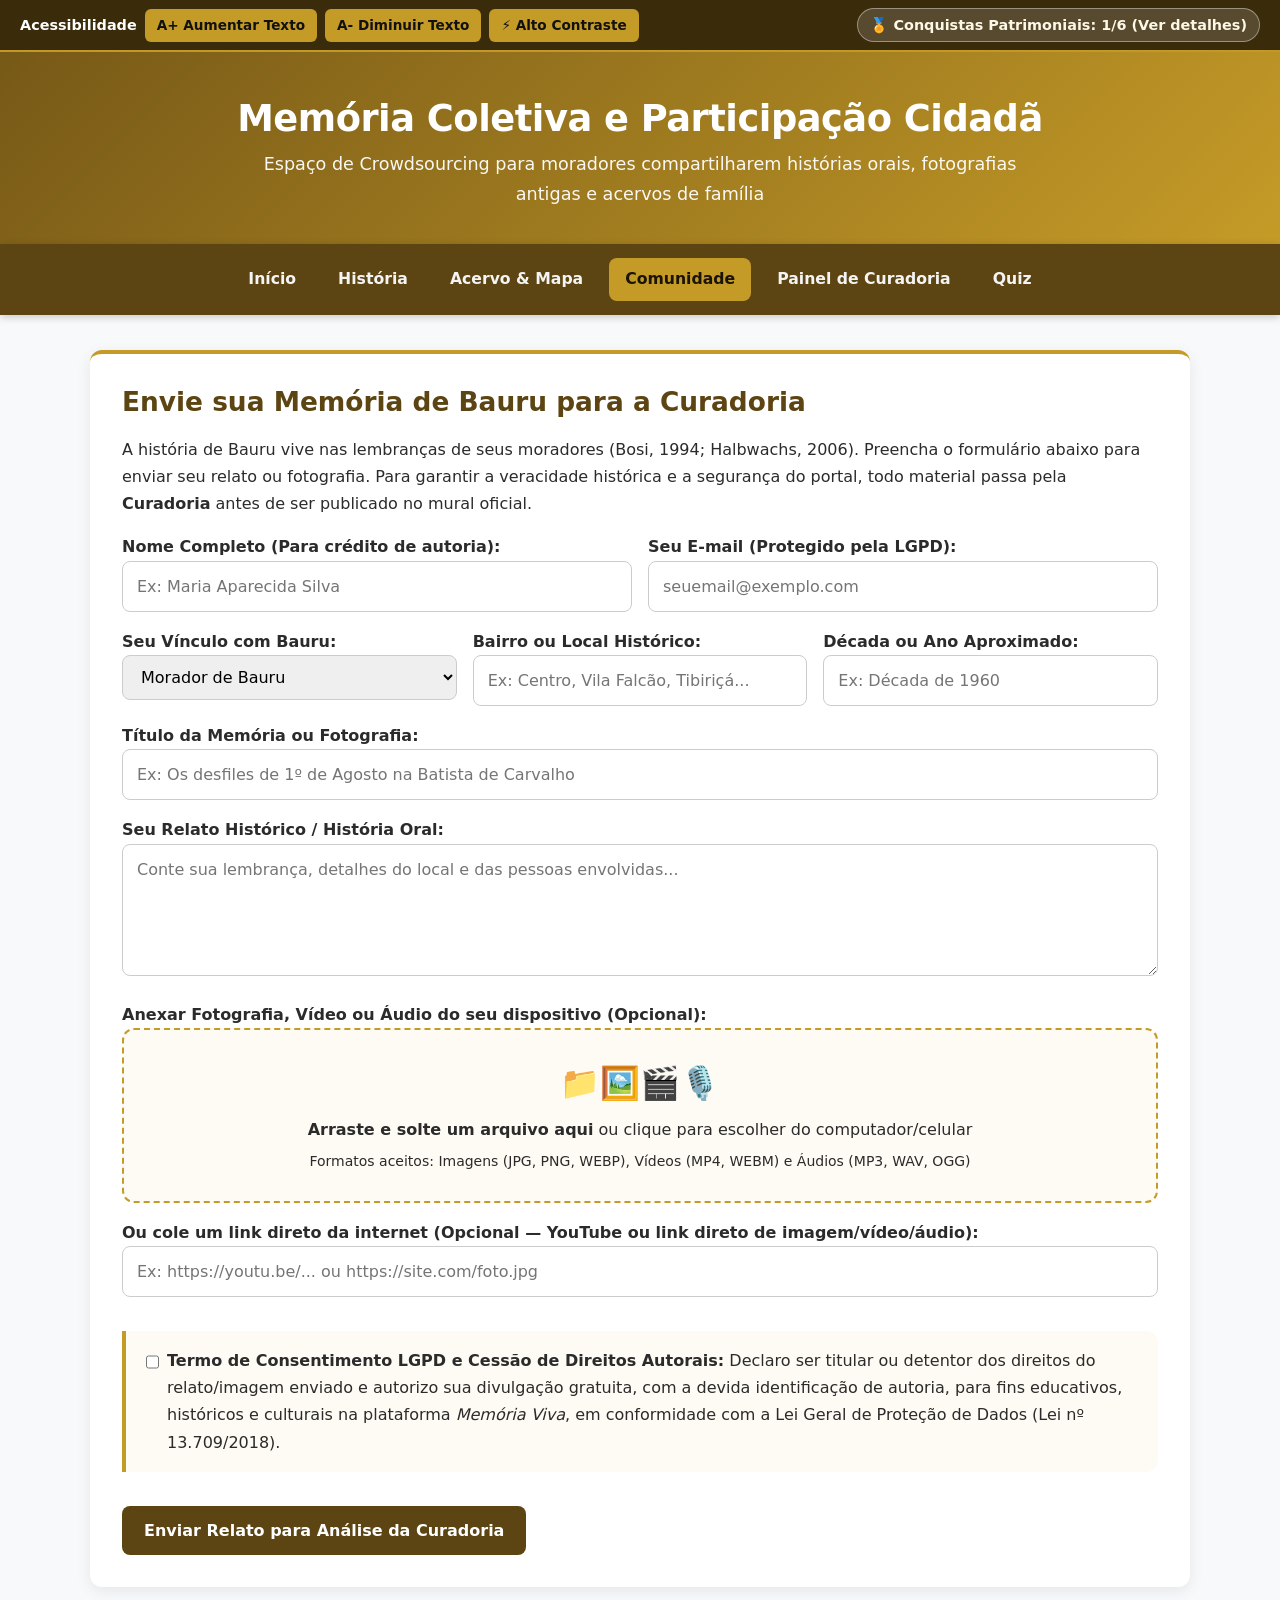
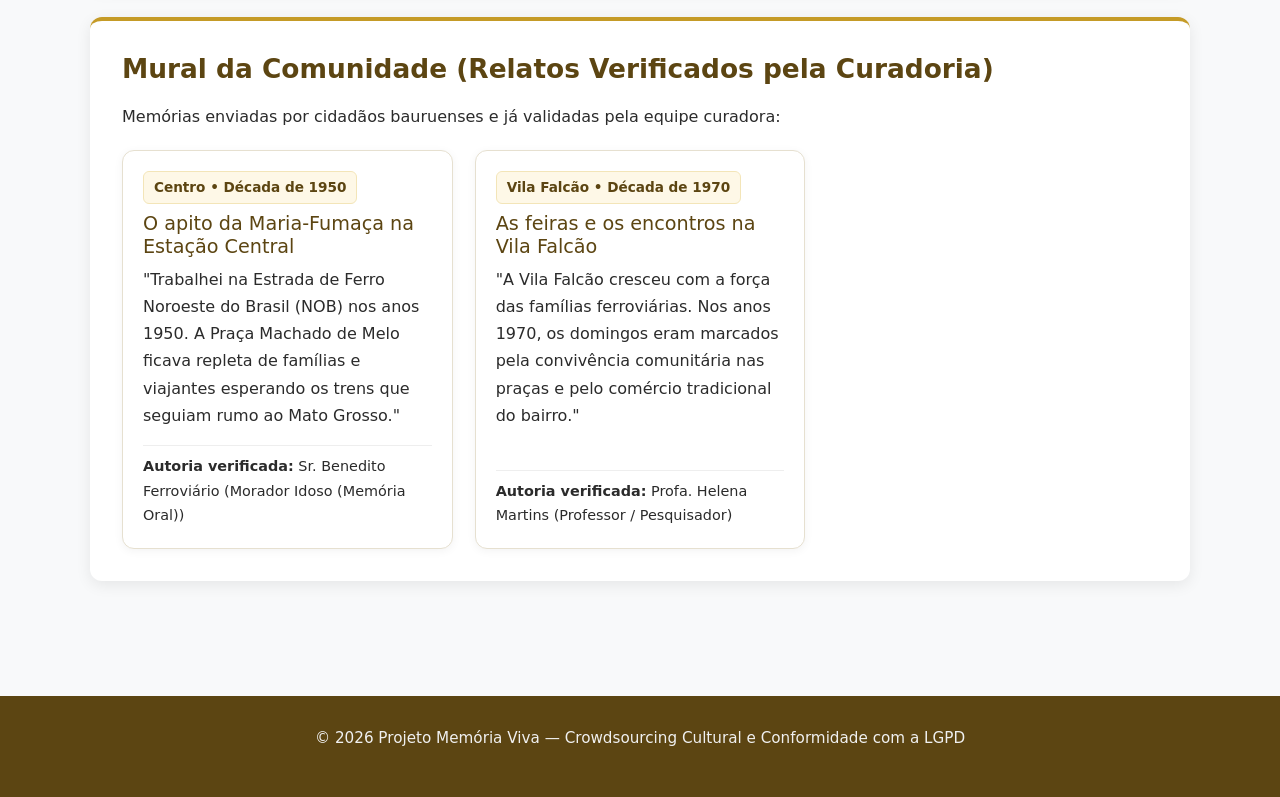
<file: colaborar.html>
<!DOCTYPE html>
<html lang="pt-BR">
<head>
    <meta charset="UTF-8">
    <meta name="viewport" content="width=device-width, initial-scale=1.0">
    <title>Memória Viva - Patrimônio Histórico-Cultural de Bauru</title>
    <link rel="icon" type="image/png" href="./img/logo.png">
    <link href="https://cdn.jsdelivr.net/npm/bootstrap@5.3.3/dist/css/bootstrap.min.css" rel="stylesheet">
    <link rel="stylesheet" href="style.css">
</head>
<body>

    <div class="barra-acessibilidade" role="region" aria-label="Opções de Acessibilidade WCAG">
        <div class="wcag-controles">
            <span><strong>Acessibilidade</strong></span>
            <button class="btn-wcag" onclick="alterarFonte(2)">A+ Aumentar Texto</button>
            <button class="btn-wcag" onclick="alterarFonte(-2)">A- Diminuir Texto</button>
            <button class="btn-wcag" onclick="alternarAltoContraste()">⚡ Alto Contraste</button>
        </div>
        <div id="statusGamificacao" class="gamificacao-status">🏅 Conquistas Patrimoniais: 0/5</div>
    </div>

    <header>
        <h1>Memória Coletiva e Participação Cidadã</h1>
        <p>Espaço de Crowdsourcing para moradores compartilharem histórias orais, fotografias antigas e acervos de família</p>
    </header>

    <nav class="menu-principal" aria-label="Menu Principal">
        <a href="index.html">Início</a>
        <a href="historia.html">História</a>
        <a href="acervo.html">Acervo & Mapa</a>
        <a href="colaborar.html" class="ativo">Comunidade</a>
        <a href="curadoria.html">Painel de Curadoria</a>
        <a href="quiz.html">Quiz</a>
    </nav>

    <main>
        <!-- FORMULÁRIO DE ENVIO COM LGPD -->
        <section class="card-panel">
            <h2>Envie sua Memória de Bauru para a Curadoria</h2>
            <p>
                A história de Bauru vive nas lembranças de seus moradores (Bosi, 1994; Halbwachs, 2006). Preencha o formulário abaixo para enviar seu relato ou fotografia. Para garantir a veracidade histórica e a segurança do portal, todo material passa pela <strong>Curadoria</strong> antes de ser publicado no mural oficial.
            </p>

            <div id="alertaEnvio" style="display:none;" class="box-destaque"></div>

            <form id="formColaboracao" onsubmit="enviarRelatoComunitario(event)">
                <div class="row g-3">
                    <div class="col-md-6">
                        <label for="autor"><strong>Nome Completo (Para crédito de autoria):</strong></label>
                        <input type="text" id="autor" required placeholder="Ex: Maria Aparecida Silva">
                    </div>
                    <div class="col-md-6">
                        <label for="email"><strong>Seu E-mail (Protegido pela LGPD):</strong></label>
                        <input type="email" id="email" required placeholder="seuemail@exemplo.com">
                    </div>
                    <div class="col-md-4">
                        <label for="perfil"><strong>Seu Vínculo com Bauru:</strong></label>
                        <select id="perfil" required>
                            <option value="Morador">Morador de Bauru</option>
                            <option value="Morador Idoso (Memória Viva)">Morador Idoso (Memória Oral)</option>
                            <option value="Estudante">Estudante</option>
                            <option value="Professor/Pesquisador">Professor / Pesquisador</option>
                            <option value="Visitante/Turista">Visitante / Turista</option>
                        </select>
                    </div>
                    <div class="col-md-4">
                        <label for="bairro"><strong>Bairro ou Local Histórico:</strong></label>
                        <input type="text" id="bairro" required placeholder="Ex: Centro, Vila Falcão, Tibiriçá...">
                    </div>
                    <div class="col-md-4">
                        <label for="periodo"><strong>Década ou Ano Aproximado:</strong></label>
                        <input type="text" id="periodo" required placeholder="Ex: Década de 1960">
                    </div>
                    <div class="col-md-12">
                        <label for="tituloMemoria"><strong>Título da Memória ou Fotografia:</strong></label>
                        <input type="text" id="tituloMemoria" required placeholder="Ex: Os desfiles de 1º de Agosto na Batista de Carvalho">
                    </div>
                    <div class="col-md-12">
                        <label for="relato"><strong>Seu Relato Histórico / História Oral:</strong></label>
                        <textarea id="relato" rows="4" required placeholder="Conte sua lembrança, detalhes do local e das pessoas envolvidas..."></textarea>
                    </div>
                      <div class="col-md-12">
                        <label><strong>Anexar Fotografia, Vídeo ou Áudio do seu dispositivo (Opcional):</strong></label>
                        <div id="dropZone" class="drop-zone" role="button" tabindex="0" aria-label="Arraste um arquivo aqui ou clique para selecionar imagem, vídeo ou áudio">
                            <div class="drop-zone-icone">📁🖼️🎬🎙️</div>
                            <p class="mb-1"><strong>Arraste e solte um arquivo aqui</strong> ou clique para escolher do computador/celular</p>
                            <small>Formatos aceitos: Imagens (JPG, PNG, WEBP), Vídeos (MP4, WEBM) e Áudios (MP3, WAV, OGG)</small>
                            <input type="file" id="arquivoMidia" accept="image/*,video/*,audio/*" style="display:none;">
                        </div>
                        <div id="previewMidia" class="preview-midia-box" style="display:none;"></div>
                    </div>

                    <div class="col-md-12">
                        <label for="midiaUrl"><strong>Ou cole um link direto da internet (Opcional — YouTube ou link direto de imagem/vídeo/áudio):</strong></label>
                        <input type="url" id="midiaUrl" placeholder="Ex: https://youtu.be/... ou https://site.com/foto.jpg">
                    </div>
                    <div class="col-md-12">
                        <div class="box-destaque">
                            <label class="d-flex align-items-start gap-2" style="cursor:pointer;">
                                <input type="checkbox" id="aceiteLgpd" required style="width:22px; height:22px; margin-top:4px;">
                                <span>
                                    <strong>Termo de Consentimento LGPD e Cessão de Direitos Autorais:</strong> Declaro ser titular ou detentor dos direitos do relato/imagem enviado e autorizo sua divulgação gratuita, com a devida identificação de autoria, para fins educativos, históricos e culturais na plataforma <em>Memória Viva</em>, em conformidade com a Lei Geral de Proteção de Dados (Lei nº 13.709/2018).
                                </span>
                            </label>
                        </div>
                    </div>
                    <div class="col-md-12">
                        <button type="submit" class="botao-acao">Enviar Relato para Análise da Curadoria</button>
                    </div>
                </div>
            </form>
        </section>

        <!-- MURAL DE RELATOS APROVADOS PELA CURADORIA -->
        <section class="card-panel">
            <h2>Mural da Comunidade (Relatos Verificados pela Curadoria)</h2>
            <p>Memórias enviadas por cidadãos bauruenses e já validadas pela equipe curadora:</p>
            <div id="muralRelatos" class="grid-cards"></div>
        </section>
    </main>

    <footer>
        <p>&copy; 2026 Projeto Memória Viva — Crowdsourcing Cultural e Conformidade com a LGPD</p>
    </footer>

    <script src="script.js"></script>

    <script>
        let arquivoSelecionado = null;

        const relatosIniciais = [
            {
                id: 101,
                autor: "Sr. Benedito Ferroviário",
                perfil_usuario: "Morador Idoso (Memória Oral)",
                titulo_memoria: "O apito da Maria-Fumaça na Estação Central",
                bairro_referencia: "Centro",
                periodo_historico: "Década de 1950",
                relato: "Trabalhei na Estrada de Ferro Noroeste do Brasil (NOB) nos anos 1950. A Praça Machado de Melo ficava repleta de famílias e viajantes esperando os trens que seguiam rumo ao Mato Grosso.",
                midia_url: "",
                status_curadoria: "aprovado"
            },
            {
                id: 102,
                autor: "Profa. Helena Martins",
                perfil_usuario: "Professor / Pesquisador",
                titulo_memoria: "As feiras e os encontros na Vila Falcão",
                bairro_referencia: "Vila Falcão",
                periodo_historico: "Década de 1970",
                relato: "A Vila Falcão cresceu com a força das famílias ferroviárias. Nos anos 1970, os domingos eram marcados pela convivência comunitária nas praças e pelo comércio tradicional do bairro.",
                midia_url: "",
                status_curadoria: "aprovado"
            }
        ];

        // CONFIGURAÇÃO DA ZONA DE ARRASTAR E SOLTAR (DRAG & DROP)
        const dropZone = document.getElementById('dropZone');
        const inputArquivo = document.getElementById('arquivoMidia');
        const previewBox = document.getElementById('previewMidia');

        dropZone.addEventListener('click', () => inputArquivo.click());
        dropZone.addEventListener('keydown', (e) => {
            if (e.key === 'Enter' || e.key === ' ') {
                e.preventDefault();
                inputArquivo.click();
            }
        });

        ['dragenter', 'dragover'].forEach(evt => {
            dropZone.addEventListener(evt, (e) => {
                e.preventDefault();
                e.stopPropagation();
                dropZone.classList.add('arrastando');
            });
        });

        ['dragleave', 'drop'].forEach(evt => {
            dropZone.addEventListener(evt, (e) => {
                e.preventDefault();
                e.stopPropagation();
                dropZone.classList.remove('arrastando');
            });
        });

        dropZone.addEventListener('drop', (e) => {
            if (e.dataTransfer.files && e.dataTransfer.files.length > 0) {
                processarArquivo(e.dataTransfer.files[0]);
            }
        });

        inputArquivo.addEventListener('change', (e) => {
            if (e.target.files && e.target.files.length > 0) {
                processarArquivo(e.target.files[0]);
            }
        });

        function processarArquivo(file) {
            if (!file.type.startsWith('image/') && !file.type.startsWith('video/') && !file.type.startsWith('audio/')) {
                alert('Formato não suportado. Selecione uma imagem, vídeo ou áudio.');
                return;
            }
            arquivoSelecionado = file;
            const urlTemp = URL.createObjectURL(file);
            let tagPreview = '';

            if (file.type.startsWith('image/')) {
                tagPreview = `<img src="${urlTemp}" alt="Pré-visualização" class="midia-relato-img" style="margin:0 auto; max-width:320px;">`;
            } else if (file.type.startsWith('video/')) {
                tagPreview = `<video src="${urlTemp}" controls class="midia-relato-video" style="max-width:360px;"></video>`;
            } else if (file.type.startsWith('audio/')) {
                tagPreview = `<audio src="${urlTemp}" controls class="midia-relato-audio"></audio>`;
            }

            previewBox.style.display = 'block';
            previewBox.innerHTML = `
                <p class="mb-2"><strong>Arquivo pronto para envio:</strong> ${file.name}</p>
                ${tagPreview}
                <div class="mt-2">
                    <button type="button" class="btn btn-sm btn-outline-danger" onclick="limparArquivoSelecionado()">✕ Remover arquivo</button>
                </div>
            `;
        }

        function limparArquivoSelecionado() {
            arquivoSelecionado = null;
            inputArquivo.value = '';
            previewBox.style.display = 'none';
            previewBox.innerHTML = '';
        }

        function obterRelatosLocais() {
            const salvos = localStorage.getItem('mv_relatos_comunidade');
            if (!salvos) {
                localStorage.setItem('mv_relatos_comunidade', JSON.stringify(relatosIniciais));
                return relatosIniciais;
            }
            return JSON.parse(salvos);
        }

        async function carregarMuralAprovados() {
            let listaAprovados = [];
            try {
                const resp = await fetch('api_relatos.php?acao=listar_aprovados');
                if (resp.ok) {
                    listaAprovados = await resp.json();
                } else {
                    throw new Error("Usando armazenamento local");
                }
            } catch (e) {
                listaAprovados = obterRelatosLocais().filter(r => r.status_curadoria === 'aprovado');
            }

            const mural = document.getElementById('muralRelatos');
            const cardsHtml = await Promise.all(listaAprovados.map(async (r) => {
                const midiaHtml = await gerarHtmlMidiaRelato(r, false);
                return `
                    <article class="card-item">
                        <div class="card-item-content">
                            <span class="ano-tag">${r.bairro_referencia} • ${r.periodo_historico}</span>
                            <h3>${r.titulo_memoria}</h3>
                            ${midiaHtml}
                            <p>"${r.relato}"</p>
                            <div class="mt-auto pt-2" style="border-top:1px solid #eee; font-size:0.9rem;">
                                <strong>Autoria verificada:</strong> ${r.autor} (${r.perfil_usuario})
                            </div>
                        </div>
                    </article>
                `;
            }));
            mural.innerHTML = cardsHtml.join('');
        }

        async function enviarRelatoComunitario(e) {
            e.preventDefault();

            let midiaLocalId = '';
            let midiaTipo = '';
            let midiaUrl = document.getElementById('midiaUrl').value.trim();

            if (arquivoSelecionado) {
                midiaLocalId = 'midia_' + Date.now();
                if (arquivoSelecionado.type.startsWith('video/')) midiaTipo = 'video';
                else if (arquivoSelecionado.type.startsWith('audio/')) midiaTipo = 'audio';
                else midiaTipo = 'imagem';

                await salvarArquivoLocal(midiaLocalId, arquivoSelecionado);
            } else if (midiaUrl) {
                midiaTipo = detectarTipoMidia(midiaUrl, '');
            }

            const novo = {
                id: Date.now(),
                autor: document.getElementById('autor').value,
                email: document.getElementById('email').value,
                perfil_usuario: document.getElementById('perfil').value,
                bairro_referencia: document.getElementById('bairro').value,
                periodo_historico: document.getElementById('periodo').value,
                titulo_memoria: document.getElementById('tituloMemoria').value,
                relato: document.getElementById('relato').value,
                midia_url: midiaUrl,
                midia_local_id: midiaLocalId,
                midia_tipo: midiaTipo,
                status_curadoria: 'pendente'
            };

            // Tenta enviar para o PHP/MySQL (com upload real de arquivo se XAMPP estiver ligado)
            try {
                const formData = new FormData();
                Object.keys(novo).forEach(k => formData.append(k, novo[k]));
                if (arquivoSelecionado) {
                    formData.append('arquivo_midia', arquivoSelecionado);
                }
                const resp = await fetch('api_relatos.php?acao=novo_relato', {
                    method: 'POST',
                    body: formData
                });
                if (resp.ok) {
                    const retorno = await resp.json();
                    if (retorno.midia_url) novo.midia_url = retorno.midia_url;
                }
            } catch (err) {}

            // Mantém também salvo no armazenamento local para funcionar offline/GitHub Pages
            const atuais = obterRelatosLocais();
            atuais.unshift(novo);
            localStorage.setItem('mv_relatos_comunidade', JSON.stringify(atuais));

            registrarConquista('colaborador');
            document.getElementById('formColaboracao').reset();
            limparArquivoSelecionado();

            const alerta = document.getElementById('alertaEnvio');
            alerta.style.display = 'block';
            alerta.innerHTML = `✅ <strong>Relato e mídia enviados com sucesso!</strong> Sua contribuição já pode ser conferida e aprovada na aba <a href="curadoria.html">Painel de Curadoria</a>.`;
        }

        window.addEventListener('DOMContentLoaded', carregarMuralAprovados);
    </script>

</body>
</html>
</file>
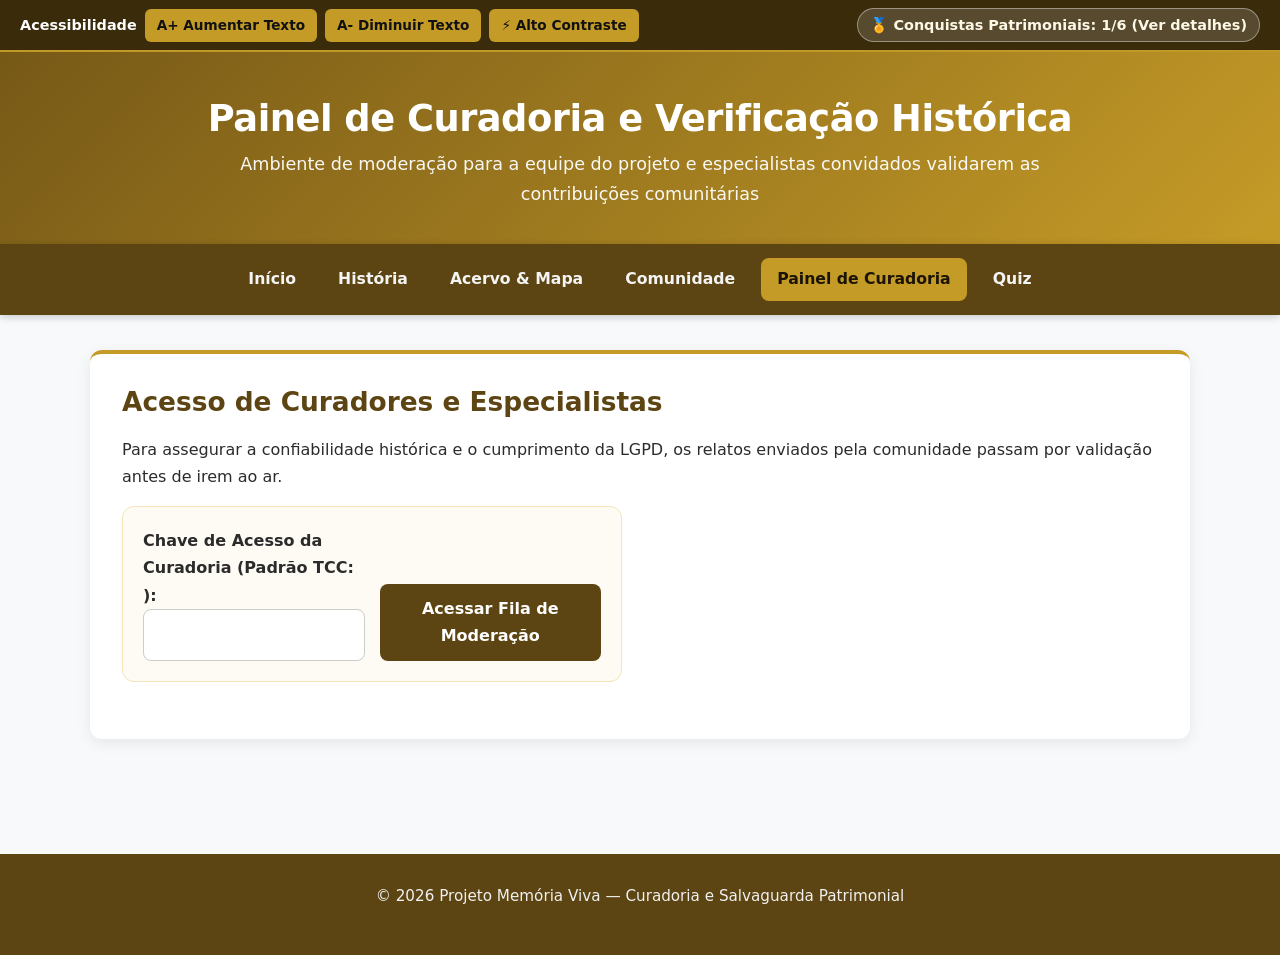
<file: curadoria.html>
<!DOCTYPE html>
<html lang="pt-BR">
<head>
    <meta charset="UTF-8">
    <meta name="viewport" content="width=device-width, initial-scale=1.0">
    <title>Memória Viva - Patrimônio Histórico-Cultural de Bauru</title>
    <link rel="icon" type="image/png" href="./img/logo.png">
    <link href="https://cdn.jsdelivr.net/npm/bootstrap@5.3.3/dist/css/bootstrap.min.css" rel="stylesheet">
    <link rel="stylesheet" href="style.css">
</head>
<body>

    <div class="barra-acessibilidade" role="region" aria-label="Opções de Acessibilidade WCAG">
        <div class="wcag-controles">
            <span><strong>Acessibilidade</strong></span>
            <button class="btn-wcag" onclick="alterarFonte(2)">A+ Aumentar Texto</button>
            <button class="btn-wcag" onclick="alterarFonte(-2)">A- Diminuir Texto</button>
            <button class="btn-wcag" onclick="alternarAltoContraste()">⚡ Alto Contraste</button>
        </div>
        <div id="statusGamificacao" class="gamificacao-status">🏅 Conquistas Patrimoniais: 0/5</div>
    </div>

    <header>
        <h1>Painel de Curadoria e Verificação Histórica</h1>
        <p>Ambiente de moderação para a equipe do projeto e especialistas convidados validarem as contribuições comunitárias</p>
    </header>

    <nav class="menu-principal" aria-label="Menu Principal">
        <a href="index.html">Início</a>
        <a href="historia.html">História</a>
        <a href="acervo.html">Acervo & Mapa</a>
        <a href="colaborar.html">Comunidade</a>
        <a href="curadoria.html" class="ativo">Painel de Curadoria</a>
        <a href="quiz.html">Quiz</a>
    </nav>

    <main>
        <section class="card-panel" id="boxLoginCuradoria">
            <h2>Acesso de Curadores e Especialistas</h2>
            <p>Para assegurar a confiabilidade histórica e o cumprimento da LGPD, os relatos enviados pela comunidade passam por validação antes de irem ao ar.</p>
            <div class="filtros-grid" style="max-width: 500px;">
                <div>
                    <label for="senhaCurador"><strong>Chave de Acesso da Curadoria (Padrão TCC: <code></code>):</strong></label>
                    <input type="password" id="senhaCurador" value="">
                </div> 
                <div class="d-flex align-items-end">
                    <button class="botao-acao w-100" onclick="autenticarCurador()">Acessar Fila de Moderação</button>
                </div>
            </div>
        </section>

        <section class="card-panel" id="painelModeracao" style="display:none;">
            <h2>Fila de Análise de Relatos Comunitários</h2>
            <p>Aprove os relatos verdadeiros para publicá-los imediatamente no <a href="colaborar.html">Mural da Comunidade</a> ou oculte conteúdos inadequados:</p>
            <div class="table-responsive mt-3">
                <table class="table table-bordered align-middle">
                    <thead class="table-dark">
                        <tr>
                            <th>Autor / Perfil</th>
                            <th>Bairro / Época</th>
                            <th>Título & Relato</th>
                            <th>Status Atual</th>
                            <th>Decisão da Curadoria</th>
                        </tr>
                    </thead>
                    <tbody id="tabelaRelatosCuradoria"></tbody>
                </table>
            </div>
        </section>
    </main>

    <footer>
        <p>&copy; 2026 Projeto Memória Viva — Curadoria e Salvaguarda Patrimonial</p>
    </footer>

    <script src="script.js"></script>
    <script>
        function autenticarCurador() {
            const senha = document.getElementById('senhaCurador').value;
            if (senha === 'bauru2026') {
                document.getElementById('boxLoginCuradoria').style.display = 'none';
                document.getElementById('painelModeracao').style.display = 'block';
                carregarTabelaCuradoria();
            } else {
                alert('Chave incorreta! Use: bauru2026');
            }
        }

        async function carregarTabelaCuradoria() {
            let relatos = [];
            try {
                const resp = await fetch('api_relatos.php?acao=listar_todos');
                if (resp.ok) {
                    relatos = await resp.json();
                } else {
                    throw new Error("Fallback local");
                }
            } catch (e) {
                relatos = JSON.parse(localStorage.getItem('mv_relatos_comunidade') || '[]');
            }

            const tbody = document.getElementById('tabelaRelatosCuradoria');
            if (relatos.length === 0) {
                tbody.innerHTML = `<tr><td colspan="5" class="text-center">Nenhum relato na fila. Envie um teste na aba Comunidade!</td></tr>`;
                return;
            }

            tbody.innerHTML = relatos.map(r => `
                <tr>
                    <td><strong>${r.autor}</strong><br><small>${r.perfil_usuario}</small></td>
                    <td>${r.bairro_referencia}<br><small>${r.periodo_historico}</small></td>
                    <td><strong>${r.titulo_memoria}</strong><br>${r.relato}</td>
                    <td><span class="ano-tag">${r.status_curadoria.toUpperCase()}</span></td>
                    <td>
                        <button class="btn btn-success btn-sm mb-1" onclick="alterarStatusRelato(${r.id}, 'aprovado')">✓ Aprovar e Publicar</button>
                        <button class="btn btn-danger btn-sm mb-1" onclick="alterarStatusRelato(${r.id}, 'rejeitado')">✕ Rejeitar</button>
                    </td>
                </tr>
            `).join('');
        }

        async function alterarStatusRelato(id, novoStatus) {
            let relatos = JSON.parse(localStorage.getItem('mv_relatos_comunidade') || '[]');
            relatos = relatos.map(r => r.id === id ? { ...r, status_curadoria: novoStatus } : r);
            localStorage.setItem('mv_relatos_comunidade', JSON.stringify(relatos));

            try {
                await fetch('api_relatos.php?acao=moderar', {
                    method: 'POST',
                    headers: { 'Content-Type': 'application/json' },
                    body: JSON.stringify({ id, status: novoStatus })
                });
            } catch (e) {}

            carregarTabelaCuradoria();
        }
    </script>
</body>
</html>
</file>
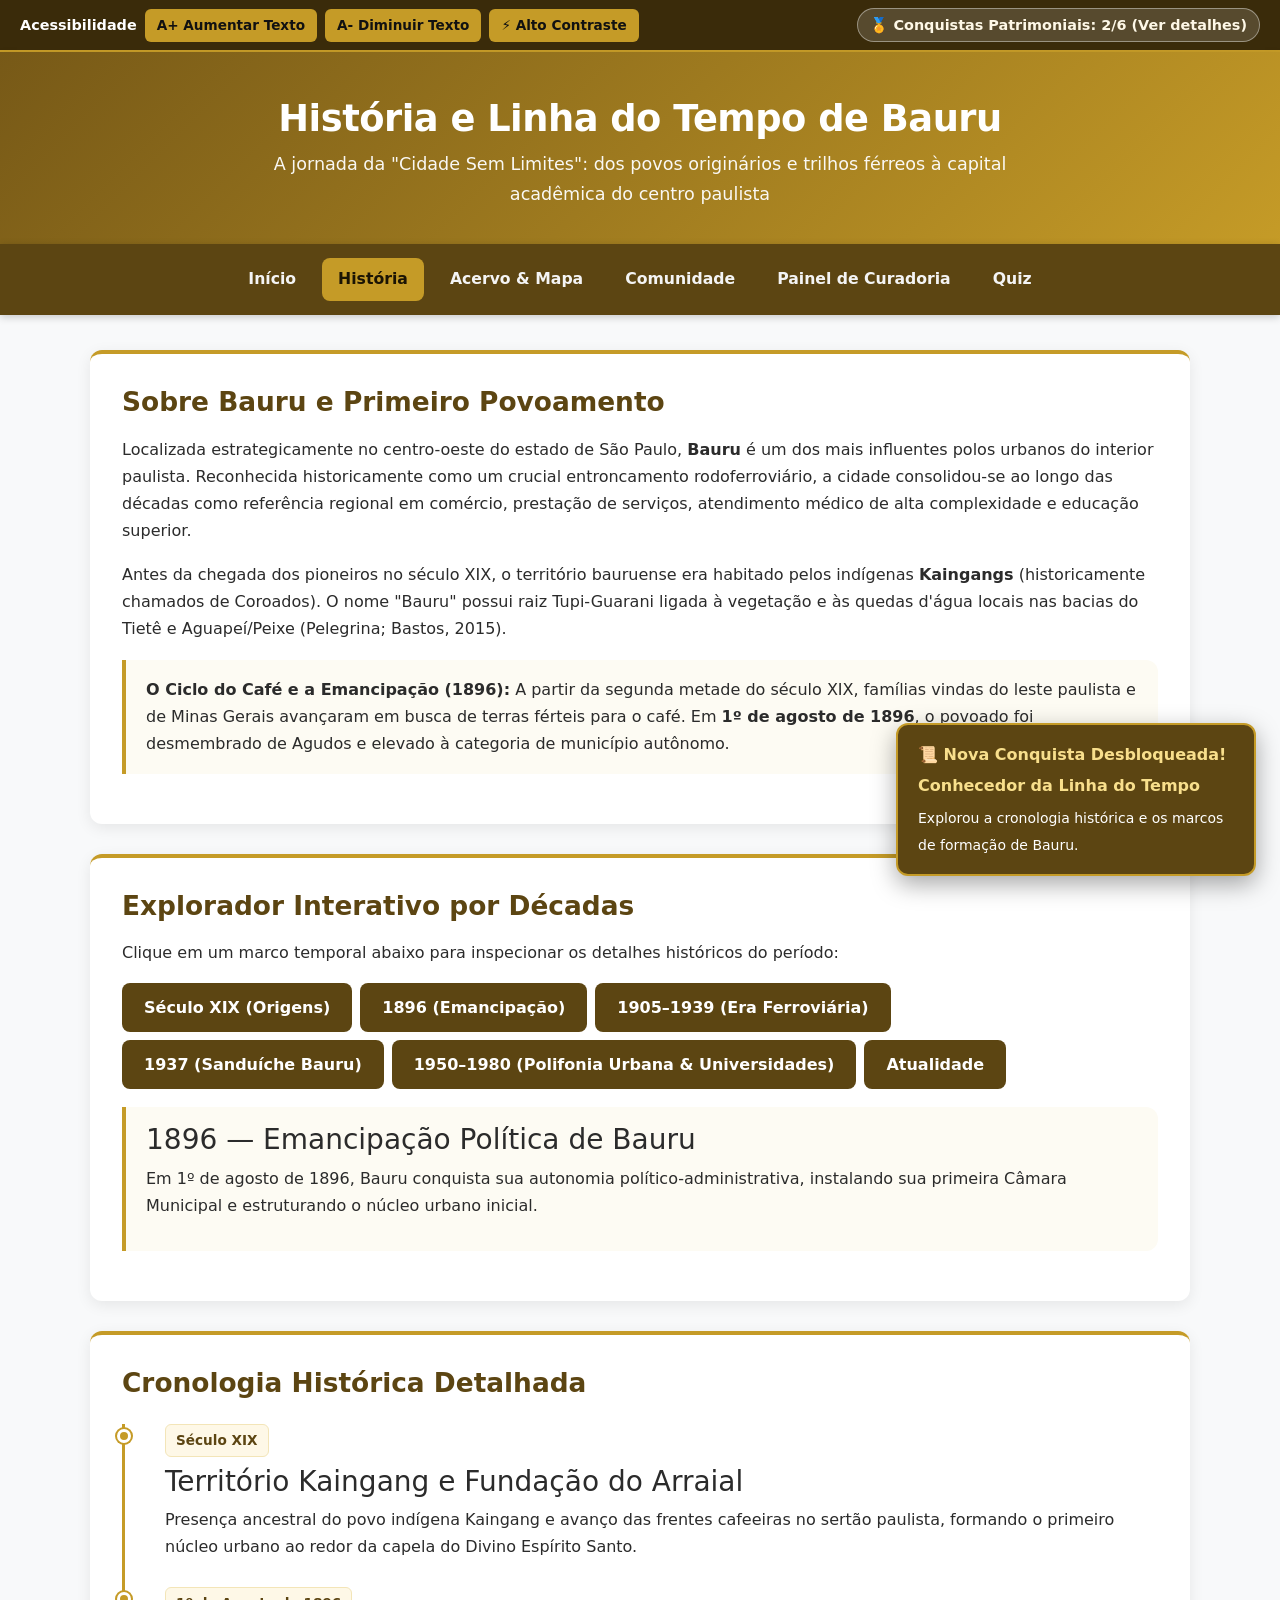
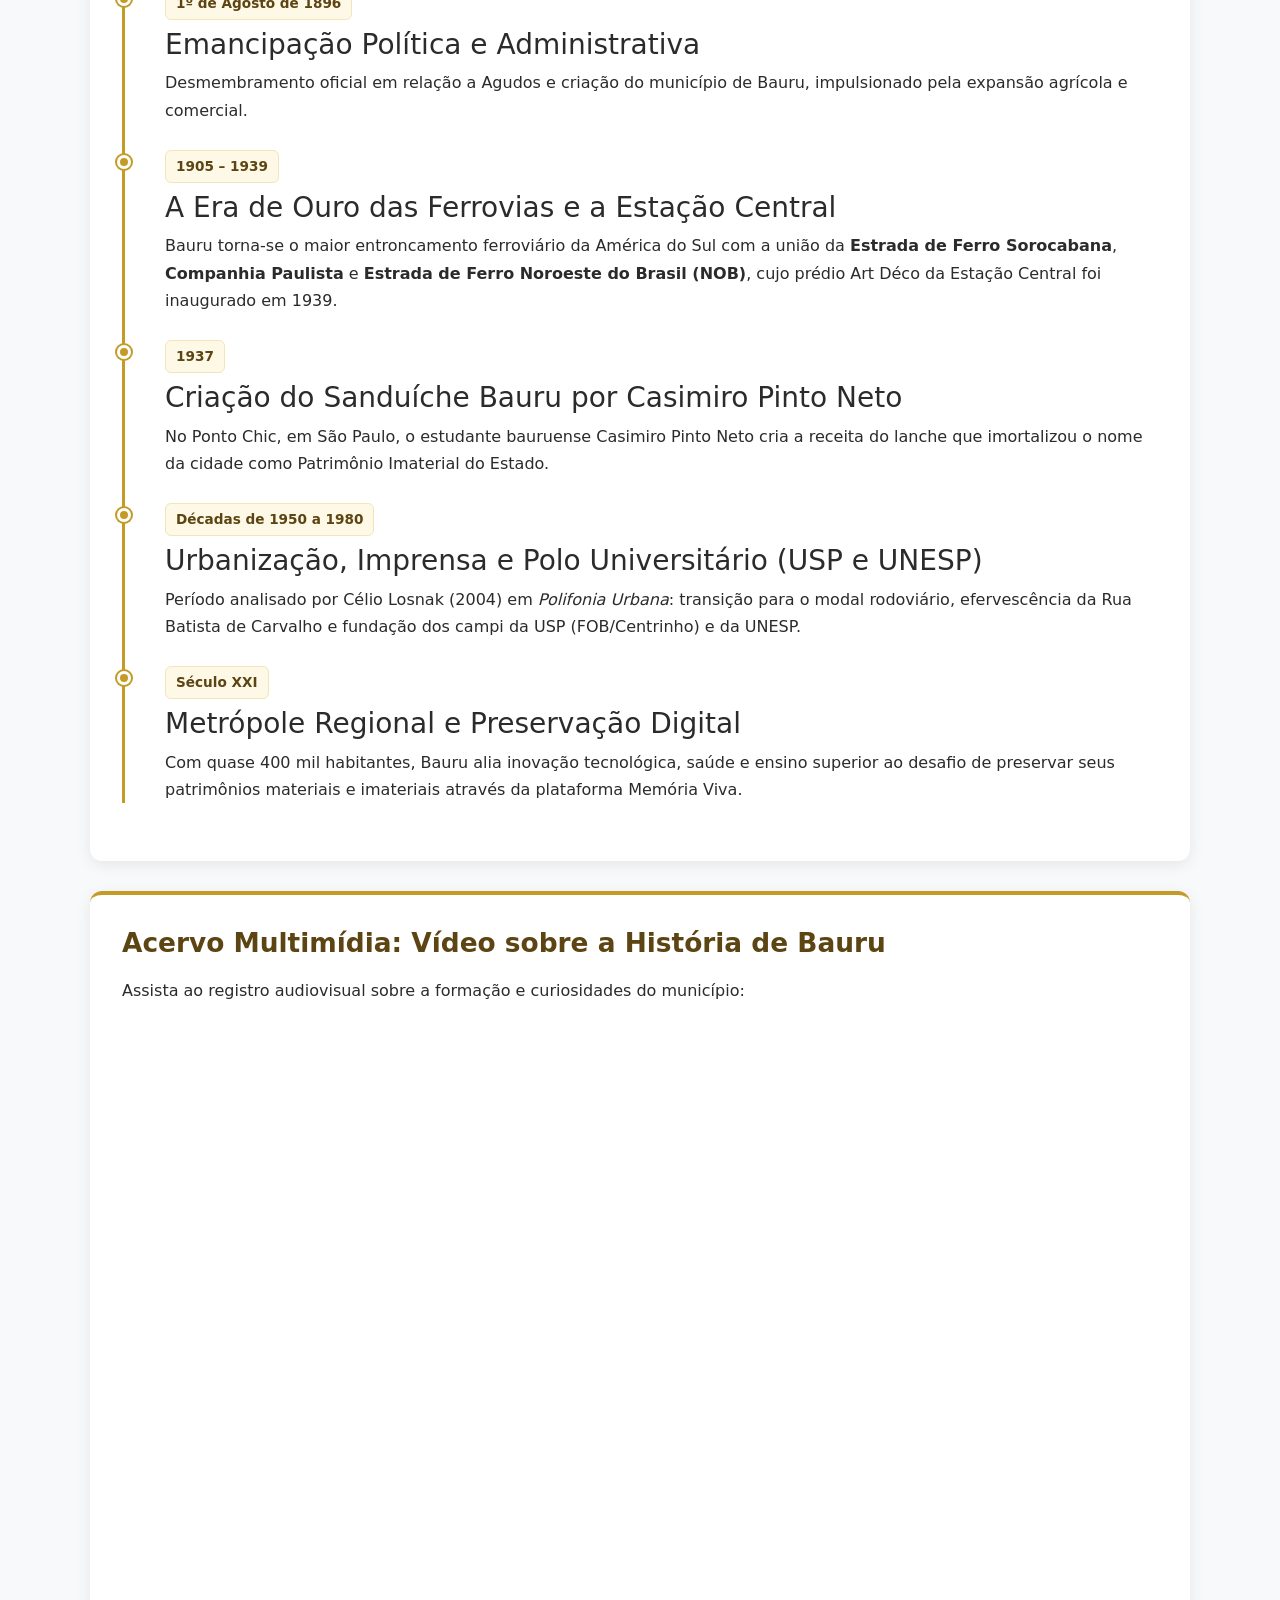
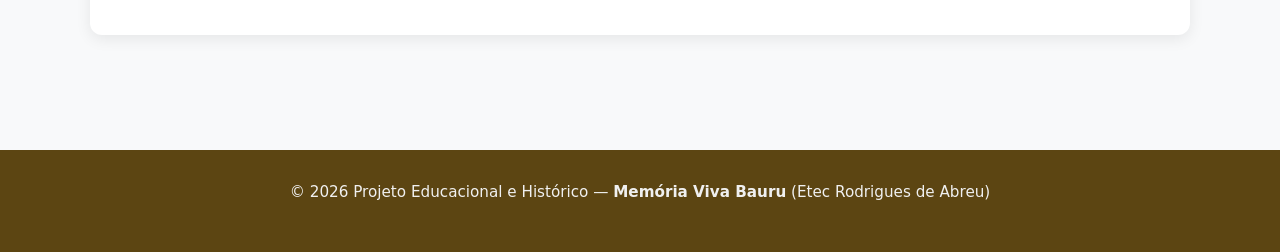
<file: historia.html>
<!DOCTYPE html>
<html lang="pt-BR">
<head>
    <meta charset="UTF-8">
    <meta name="viewport" content="width=device-width, initial-scale=1.0">
    <title>Memória Viva - Patrimônio Histórico-Cultural de Bauru</title>
    <link rel="icon" type="image/png" href="./img/logo.png">
    <link href="https://cdn.jsdelivr.net/npm/bootstrap@5.3.3/dist/css/bootstrap.min.css" rel="stylesheet">
    <link rel="stylesheet" href="style.css">
</head>
<body>

    <div class="barra-acessibilidade" role="region" aria-label="Opções de Acessibilidade WCAG">
        <div class="wcag-controles">
            <span><strong>Acessibilidade</strong></span>
            <button class="btn-wcag" onclick="alterarFonte(2)">A+ Aumentar Texto</button>
            <button class="btn-wcag" onclick="alterarFonte(-2)">A- Diminuir Texto</button>
            <button class="btn-wcag" onclick="alternarAltoContraste()">⚡ Alto Contraste</button>
        </div>
        <div id="statusGamificacao" class="gamificacao-status">🏅 Conquistas Patrimoniais: 0/5</div>
    </div>

    <header>
        <h1>História e Linha do Tempo de Bauru</h1>
        <p>A jornada da "Cidade Sem Limites": dos povos originários e trilhos férreos à capital acadêmica do centro paulista</p>
    </header>

    <nav class="menu-principal" aria-label="Menu Principal">
        <a href="index.html">Início</a>
        <a href="historia.html" class="ativo">História</a>
        <a href="acervo.html">Acervo & Mapa</a>
        <a href="colaborar.html">Comunidade</a>
        <a href="curadoria.html">Painel de Curadoria</a>
        <a href="quiz.html">Quiz</a>
    </nav>

    <main>
        <!-- SOBRE BAURU E ORIGENS -->
        <section id="inicio">
            <h2>Sobre Bauru e Primeiro Povoamento</h2>
            <p>
                Localizada estrategicamente no centro-oeste do estado de São Paulo, <strong>Bauru</strong> é um dos mais influentes polos urbanos do interior paulista. Reconhecida historicamente como um crucial entroncamento rodoferroviário, a cidade consolidou-se ao longo das décadas como referência regional em comércio, prestação de serviços, atendimento médico de alta complexidade e educação superior.
            </p>
            <p>
                Antes da chegada dos pioneiros no século XIX, o território bauruense era habitado pelos indígenas <strong>Kaingangs</strong> (historicamente chamados de Coroados). O nome "Bauru" possui raiz Tupi-Guarani ligada à vegetação e às quedas d'água locais nas bacias do Tietê e Aguapeí/Peixe (Pelegrina; Bastos, 2015).
            </p>
            <div class="box-destaque">
                <strong>O Ciclo do Café e a Emancipação (1896):</strong> A partir da segunda metade do século XIX, famílias vindas do leste paulista e de Minas Gerais avançaram em busca de terras férteis para o café. Em <strong>1º de agosto de 1896</strong>, o povoado foi desmembrado de Agudos e elevado à categoria de município autônomo.
            </div>
        </section>

        <!-- SELETOR INTERATIVO DE ANOS (DO TIMELINE.HTML) -->
        <section id="seletor-interativo">
            <h2>Explorador Interativo por Décadas</h2>
            <p>Clique em um marco temporal abaixo para inspecionar os detalhes históricos do período:</p>
            <div class="d-flex flex-wrap gap-2 mb-3">
                <button class="botao-acao" onclick="selecionarAno('1850')">Século XIX (Origens)</button>
                <button class="botao-acao" onclick="selecionarAno('1896')">1896 (Emancipação)</button>
                <button class="botao-acao" onclick="selecionarAno('1910')">1905–1939 (Era Ferroviária)</button>
                <button class="botao-acao" onclick="selecionarAno('1937')">1937 (Sanduíche Bauru)</button>
                <button class="botao-acao" onclick="selecionarAno('1960')">1950–1980 (Polifonia Urbana & Universidades)</button>
                <button class="botao-acao" onclick="selecionarAno('2026')">Atualidade</button>
            </div>

            <article class="box-destaque" id="infoBox" aria-live="polite">
                <h3 id="anoTitulo">1896 — Emancipação Política de Bauru</h3>
                <p id="anoTexto">Em 1º de agosto de 1896, Bauru conquista sua autonomia político-administrativa, instalando sua primeira Câmara Municipal e estruturando o núcleo urbano inicial.</p>
            </article>
        </section>

        <!-- CRONOLOGIA COMPLETA -->
        <section id="historia">
            <h2>Cronologia Histórica Detalhada</h2>
            <div class="timeline">
                <div class="historia-card">
                    <span class="ano-tag">Século XIX</span>
                    <h3>Território Kaingang e Fundação do Arraial</h3>
                    <p>Presença ancestral do povo indígena Kaingang e avanço das frentes cafeeiras no sertão paulista, formando o primeiro núcleo urbano ao redor da capela do Divino Espírito Santo.</p>
                </div>
                <div class="historia-card">
                    <span class="ano-tag">1º de Agosto de 1896</span>
                    <h3>Emancipação Política e Administrativa</h3>
                    <p>Desmembramento oficial em relação a Agudos e criação do município de Bauru, impulsionado pela expansão agrícola e comercial.</p>
                </div>
                <div class="historia-card">
                    <span class="ano-tag">1905 – 1939</span>
                    <h3>A Era de Ouro das Ferrovias e a Estação Central</h3>
                    <p>Bauru torna-se o maior entroncamento ferroviário da América do Sul com a união da <strong>Estrada de Ferro Sorocabana</strong>, <strong>Companhia Paulista</strong> e <strong>Estrada de Ferro Noroeste do Brasil (NOB)</strong>, cujo prédio Art Déco da Estação Central foi inaugurado em 1939.</p>
                </div>
                <div class="historia-card">
                    <span class="ano-tag">1937</span>
                    <h3>Criação do Sanduíche Bauru por Casimiro Pinto Neto</h3>
                    <p>No Ponto Chic, em São Paulo, o estudante bauruense Casimiro Pinto Neto cria a receita do lanche que imortalizou o nome da cidade como Patrimônio Imaterial do Estado.</p>
                </div>
                <div class="historia-card">
                    <span class="ano-tag">Décadas de 1950 a 1980</span>
                    <h3>Urbanização, Imprensa e Polo Universitário (USP e UNESP)</h3>
                    <p>Período analisado por Célio Losnak (2004) em <em>Polifonia Urbana</em>: transição para o modal rodoviário, efervescência da Rua Batista de Carvalho e fundação dos campi da USP (FOB/Centrinho) e da UNESP.</p>
                </div>
                <div class="historia-card">
                    <span class="ano-tag">Século XXI</span>
                    <h3>Metrópole Regional e Preservação Digital</h3>
                    <p>Com quase 400 mil habitantes, Bauru alia inovação tecnológica, saúde e ensino superior ao desafio de preservar seus patrimônios materiais e imateriais através da plataforma Memória Viva.</p>
                </div>
            </div>
        </section>

        <!-- MULTIMÍDIA: VÍDEO DOCUMENTAL -->
        <section class="video-container">
            <h2>Acervo Multimídia: Vídeo sobre a História de Bauru</h2>
            <p>Assista ao registro audiovisual sobre a formação e curiosidades do município:</p>
            <div class="ratio ratio-16x9 mt-3">
                <iframe 
                    src="https://www.youtube-nocookie.com/embed/qmz4sQKVI2w?si=1yWhChbFterIjCVB"
                    title="Vídeo Documental sobre a História de Bauru"
                    allowfullscreen>
                </iframe>
            </div>
        </section>
    </main>

    <footer>
        <p>&copy; 2026 Projeto Educacional e Histórico — <strong>Memória Viva Bauru</strong> (Etec Rodrigues de Abreu)</p>
    </footer>

    <script src="script.js"></script>
    <script>
        registrarConquista('historiador', 'Conhecedor da Linha do Tempo');

        const detalhesAnos = {
            '1850': {
                titulo: "Século XIX — Povos Originários Kaingangs e Ciclo do Café",
                texto: "O território era habitado pelos indígenas Kaingangs (Coroados). Com a chegada dos pioneiros mineiros e paulistas em busca de terra roxa para o café, formaram-se as primeiras fazendas e o arraial."
            },
            '1896': {
                titulo: "1896 — Emancipação Política de Bauru",
                texto: "Em 1º de agosto de 1896, Bauru conquista sua autonomia político-administrativa, instalando sua primeira Câmara Municipal e estruturando o núcleo urbano inicial."
            },
            '1910': {
                titulo: "1905 a 1939 — O Grande Entroncamento Ferroviário (NOB, Paulista e Sorocabana)",
                texto: "A convergência de três grandes ferrovias transformou Bauru na porta de entrada para o oeste brasileiro e Bolívia, culminando na construção da Estação Central em 1939."
            },
            '1937': {
                titulo: "1937 — O Sanduíche Bauru (Patrimônio Imaterial)",
                texto: "Casimiro Pinto Neto ('Bauru'), estudante da Faculdade de Direito do Largo São Francisco, dita ao chapeiro do Ponto Chic a receita com pão francês, rosbife, queijos derretidos na água, tomate e picles."
            },
            '1960': {
                titulo: "Décadas de 1950 a 1980 — Urbanização e Polo Universitário",
                texto: "Expansão dos bairros, fortalecimento do comércio na Rua Batista de Carvalho, criação do Aeroclube (onde Ozires Silva iniciou na aviação) e instalação da USP Bauru e da UNESP."
            },
            '2026': {
                titulo: "Atualidade — A Cidade Sem Limites e a História Pública",
                texto: "Bauru consolida-se como metrópole regional do centro-oeste paulista, unindo esforços comunitários, acadêmicos e institucionais para resgatar sua memória histórica."
            }
        };

        function selecionarAno(ano) {
            const info = detalhesAnos[ano];
            document.getElementById('anoTitulo').textContent = info.titulo;
            document.getElementById('anoTexto').textContent = info.texto;
        }
    </script>
</body>
</html>
</file>
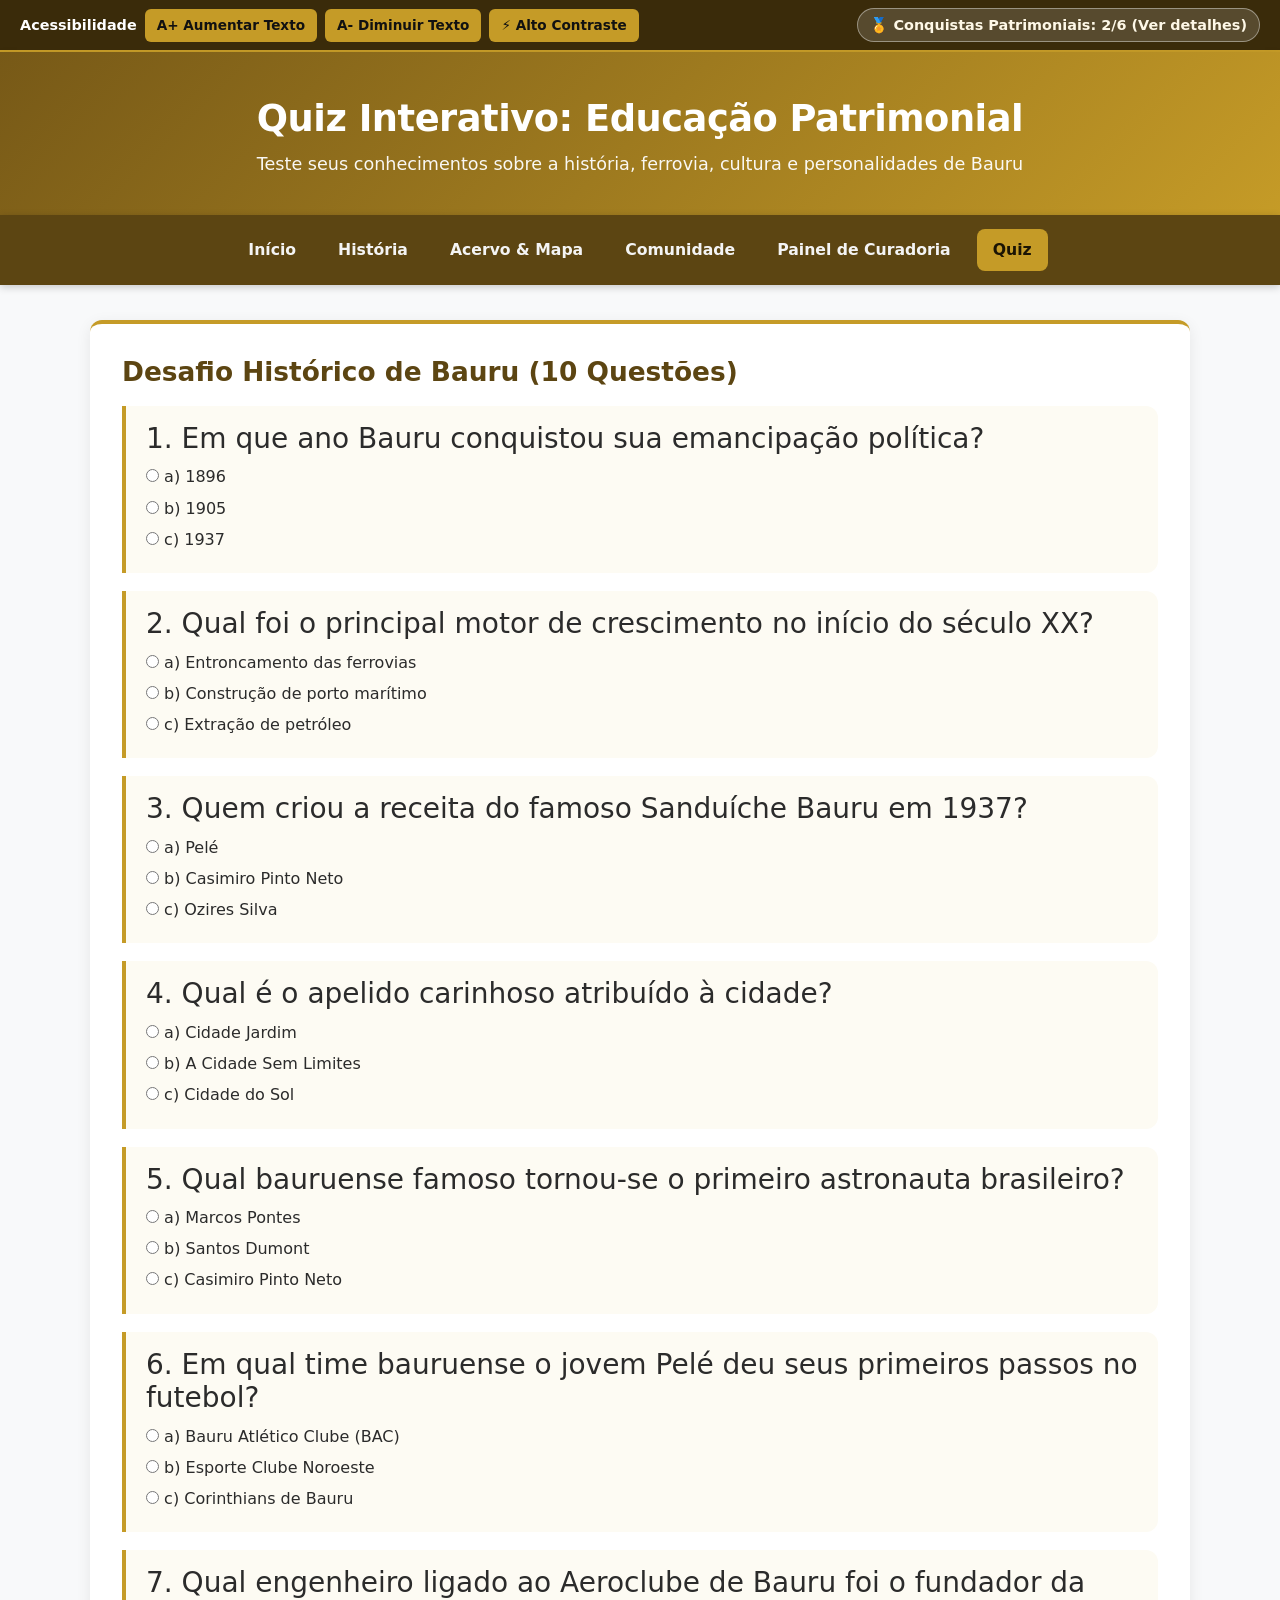
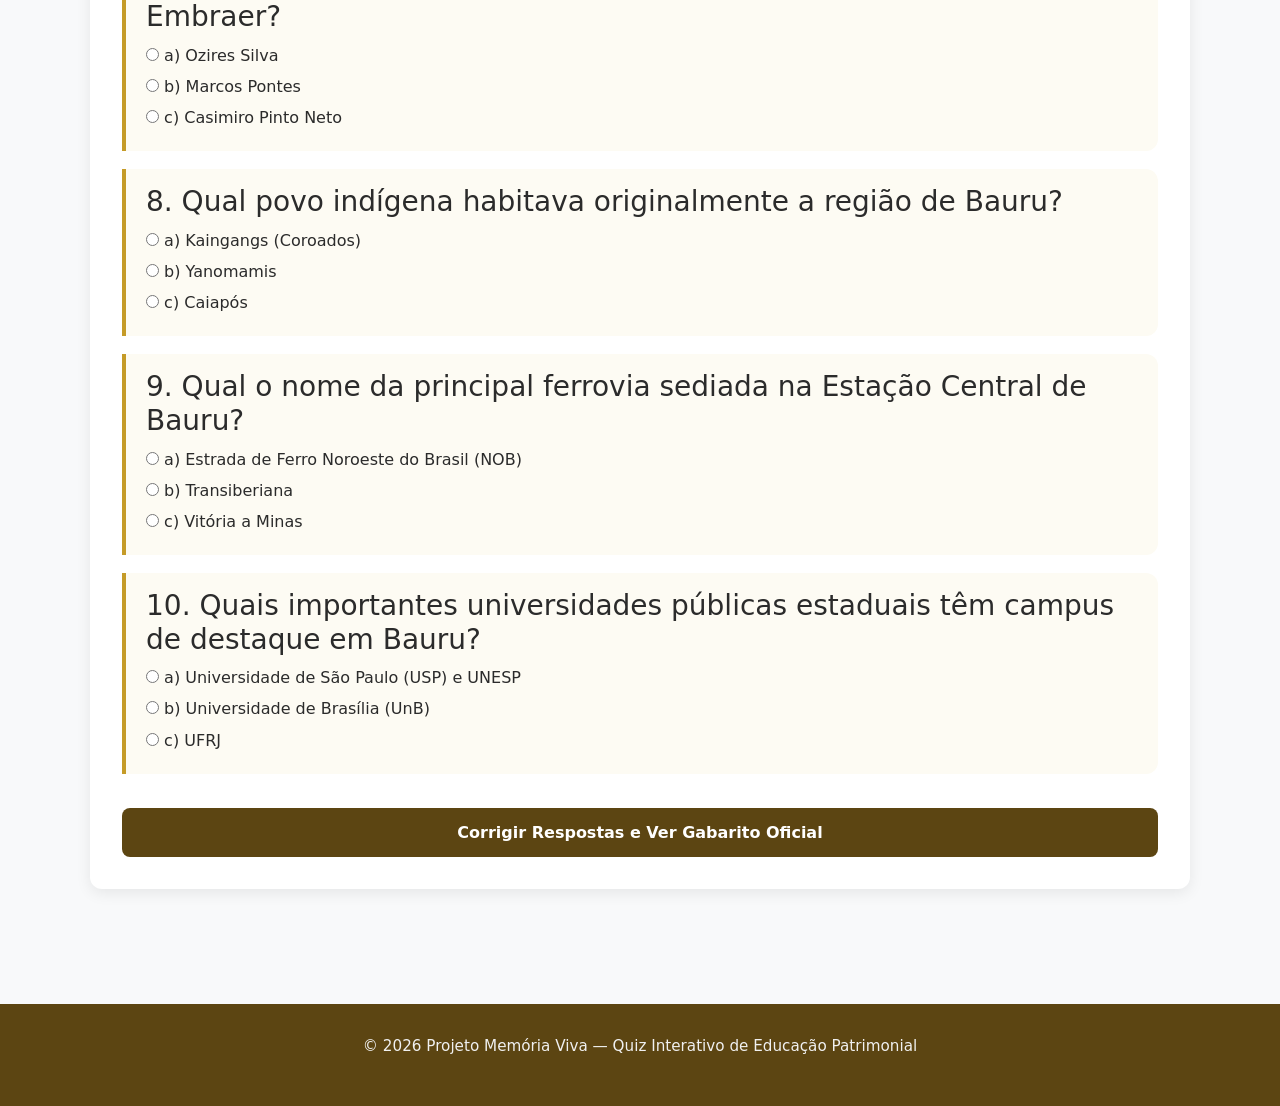
<file: quiz.html>
<!DOCTYPE html>
<html lang="pt-BR">
<head>
    <meta charset="UTF-8">
    <meta name="viewport" content="width=device-width, initial-scale=1.0">
    <title>Memória Viva - Patrimônio Histórico-Cultural de Bauru</title>
    <link rel="icon" type="image/png" href="./img/logo.png">
    <link href="https://cdn.jsdelivr.net/npm/bootstrap@5.3.3/dist/css/bootstrap.min.css" rel="stylesheet">
    <link rel="stylesheet" href="style.css">
</head>
<body>

    <div class="barra-acessibilidade" role="region" aria-label="Opções de Acessibilidade WCAG">
        <div class="wcag-controles">
            <span><strong>Acessibilidade</strong></span>
            <button class="btn-wcag" onclick="alterarFonte(2)">A+ Aumentar Texto</button>
            <button class="btn-wcag" onclick="alterarFonte(-2)">A- Diminuir Texto</button>
            <button class="btn-wcag" onclick="alternarAltoContraste()">⚡ Alto Contraste</button>
        </div>
        <div id="statusGamificacao" class="gamificacao-status">🏅 Conquistas Patrimoniais: 0/5</div>
    </div>

    <header>
        <h1>Quiz Interativo: Educação Patrimonial</h1>
        <p>Teste seus conhecimentos sobre a história, ferrovia, cultura e personalidades de Bauru</p>
    </header>

    <nav class="menu-principal" aria-label="Menu Principal">
        <a href="index.html">Início</a>
        <a href="historia.html">História</a>
        <a href="acervo.html">Acervo & Mapa</a>
        <a href="colaborar.html">Comunidade</a>
        <a href="curadoria.html">Painel de Curadoria</a>
        <a href="quiz.html" class="ativo">Quiz</a>
    </nav>

    <main>
        <section class="card-panel">
            <h2>Desafio Histórico de Bauru (10 Questões)</h2>
            <form id="formQuiz" onsubmit="mostrarGabarito(event)">

                <div class="box-destaque">
                    <h3>1. Em que ano Bauru conquistou sua emancipação política?</h3>
                    <label class="d-block my-1"><input type="radio" name="q1" value="a" required style="width:auto;"> a) 1896</label>
                    <label class="d-block my-1"><input type="radio" name="q1" value="b" style="width:auto;"> b) 1905</label>
                    <label class="d-block my-1"><input type="radio" name="q1" value="c" style="width:auto;"> c) 1937</label>
                </div>

                <div class="box-destaque">
                    <h3>2. Qual foi o principal motor de crescimento no início do século XX?</h3>
                    <label class="d-block my-1"><input type="radio" name="q2" value="a" required style="width:auto;"> a) Entroncamento das ferrovias</label>
                    <label class="d-block my-1"><input type="radio" name="q2" value="b" style="width:auto;"> b) Construção de porto marítimo</label>
                    <label class="d-block my-1"><input type="radio" name="q2" value="c" style="width:auto;"> c) Extração de petróleo</label>
                </div>

                <div class="box-destaque">
                    <h3>3. Quem criou a receita do famoso Sanduíche Bauru em 1937?</h3>
                    <label class="d-block my-1"><input type="radio" name="q3" value="a" required style="width:auto;"> a) Pelé</label>
                    <label class="d-block my-1"><input type="radio" name="q3" value="b" style="width:auto;"> b) Casimiro Pinto Neto</label>
                    <label class="d-block my-1"><input type="radio" name="q3" value="c" style="width:auto;"> c) Ozires Silva</label>
                </div>

                <div class="box-destaque">
                    <h3>4. Qual é o apelido carinhoso atribuído à cidade?</h3>
                    <label class="d-block my-1"><input type="radio" name="q4" value="a" required style="width:auto;"> a) Cidade Jardim</label>
                    <label class="d-block my-1"><input type="radio" name="q4" value="b" style="width:auto;"> b) A Cidade Sem Limites</label>
                    <label class="d-block my-1"><input type="radio" name="q4" value="c" style="width:auto;"> c) Cidade do Sol</label>
                </div>

                <div class="box-destaque">
                    <h3>5. Qual bauruense famoso tornou-se o primeiro astronauta brasileiro?</h3>
                    <label class="d-block my-1"><input type="radio" name="q5" value="a" required style="width:auto;"> a) Marcos Pontes</label>
                    <label class="d-block my-1"><input type="radio" name="q5" value="b" style="width:auto;"> b) Santos Dumont</label>
                    <label class="d-block my-1"><input type="radio" name="q5" value="c" style="width:auto;"> c) Casimiro Pinto Neto</label>
                </div>

                <div class="box-destaque">
                    <h3>6. Em qual time bauruense o jovem Pelé deu seus primeiros passos no futebol?</h3>
                    <label class="d-block my-1"><input type="radio" name="q6" value="a" required style="width:auto;"> a) Bauru Atlético Clube (BAC)</label>
                    <label class="d-block my-1"><input type="radio" name="q6" value="b" style="width:auto;"> b) Esporte Clube Noroeste</label>
                    <label class="d-block my-1"><input type="radio" name="q6" value="c" style="width:auto;"> c) Corinthians de Bauru</label>
                </div>

                <div class="box-destaque">
                    <h3>7. Qual engenheiro ligado ao Aeroclube de Bauru foi o fundador da Embraer?</h3>
                    <label class="d-block my-1"><input type="radio" name="q7" value="a" required style="width:auto;"> a) Ozires Silva</label>
                    <label class="d-block my-1"><input type="radio" name="q7" value="b" style="width:auto;"> b) Marcos Pontes</label>
                    <label class="d-block my-1"><input type="radio" name="q7" value="c" style="width:auto;"> c) Casimiro Pinto Neto</label>
                </div>

                <div class="box-destaque">
                    <h3>8. Qual povo indígena habitava originalmente a região de Bauru?</h3>
                    <label class="d-block my-1"><input type="radio" name="q8" value="a" required style="width:auto;"> a) Kaingangs (Coroados)</label>
                    <label class="d-block my-1"><input type="radio" name="q8" value="b" style="width:auto;"> b) Yanomamis</label>
                    <label class="d-block my-1"><input type="radio" name="q8" value="c" style="width:auto;"> c) Caiapós</label>
                </div>

                <div class="box-destaque">
                    <h3>9. Qual o nome da principal ferrovia sediada na Estação Central de Bauru?</h3>
                    <label class="d-block my-1"><input type="radio" name="q9" value="a" required style="width:auto;"> a) Estrada de Ferro Noroeste do Brasil (NOB)</label>
                    <label class="d-block my-1"><input type="radio" name="q9" value="b" style="width:auto;"> b) Transiberiana</label>
                    <label class="d-block my-1"><input type="radio" name="q9" value="c" style="width:auto;"> c) Vitória a Minas</label>
                </div>

                <div class="box-destaque">
                    <h3>10. Quais importantes universidades públicas estaduais têm campus de destaque em Bauru?</h3>
                    <label class="d-block my-1"><input type="radio" name="q10" value="a" required style="width:auto;"> a) Universidade de São Paulo (USP) e UNESP</label>
                    <label class="d-block my-1"><input type="radio" name="q10" value="b" style="width:auto;"> b) Universidade de Brasília (UnB)</label>
                    <label class="d-block my-1"><input type="radio" name="q10" value="c" style="width:auto;"> c) UFRJ</label>
                </div>

                <button type="submit" class="botao-acao w-100 mt-3">Corrigir Respostas e Ver Gabarito Oficial</button>
            </form>

            <!-- GABARITO COMENTADO -->
            <div id="gabarito" style="display:none; margin-top: 30px;" class="card-panel">
                <h2 id="placarFinal">Resultado do Quiz</h2>
                <div class="grid-cards">
                    <div class="box-destaque">1. Emancipação: <strong>a) 1º de agosto de 1896</strong></div>
                    <div class="box-destaque">2. Motor de crescimento: <strong>a) Entroncamento das ferrovias (NOB, Paulista e Sorocabana)</strong></div>
                    <div class="box-destaque">3. Criador do Sanduíche Bauru: <strong>b) Casimiro Pinto Neto (1937)</strong></div>
                    <div class="box-destaque">4. Apelido: <strong>b) A Cidade Sem Limites</strong></div>
                    <div class="box-destaque">5. Astronauta: <strong>a) Marcos Pontes (2006)</strong></div>
                    <div class="box-destaque">6. Time de infância do Pelé: <strong>a) Bauru Atlético Clube (BAC)</strong></div>
                    <div class="box-destaque">7. Fundador da Embraer: <strong>a) Ozires Silva</strong></div>
                    <div class="box-destaque">8. Povo originário: <strong>a) Kaingangs (Coroados)</strong></div>
                    <div class="box-destaque">9. Ferrovia histórica: <strong>a) Estrada de Ferro Noroeste do Brasil (NOB)</strong></div>
                    <div class="box-destaque">10. Universidades públicas: <strong>a) USP e UNESP</strong></div>
                </div>
            </div>
        </section>
    </main>

    <footer>
        <p>&copy; 2026 Projeto Memória Viva — Quiz Interativo de Educação Patrimonial</p>
    </footer>

    <script src="script.js"></script>
    <script>
        function mostrarGabarito(e) {
            e.preventDefault();
            const corretas = { q1:'a', q2:'a', q3:'b', q4:'b', q5:'a', q6:'a', q7:'a', q8:'a', q9:'a', q10:'a' };
            let acertos = 0;
            for (let q in corretas) {
                const marcada = document.querySelector(`input[name="${q}"]:checked`);
                if (marcada && marcada.value === corretas[q]) acertos++;
            }
            const gabaritoDiv = document.getElementById('gabarito');
            gabaritoDiv.style.display = 'block';
            document.getElementById('placarFinal').innerHTML = `🎉 Você acertou <strong>${acertos} de 10</strong> questões! Confira o Gabarito Oficial:`;
            registrarConquista('mestre_quiz', 'Mestre do Quiz de Bauru');
            gabaritoDiv.scrollIntoView({ behavior: 'smooth' });
        }
    </script>
</body>
</html>
</file>
<file: style.css>
:root {
    --primary: #c59b27;
    --primary-dark: #5c4512;
    --header-bg: #8c6a1d;
    --bg-color: #f8f9fa;
    --card-bg: #ffffff;
    --text-color: #2b2b2b;
    --text-light: #555555;
    --border-radius: 12px;
    --shadow: 0 4px 15px rgba(0, 0, 0, 0.08);
    --base-font-size: 16px;
}

* {
    box-sizing: border-box;
    margin: 0;
    padding: 0;
}

html {
    font-size: var(--base-font-size);
    scroll-behavior: smooth;
}

body {
    font-family: 'Segoe UI', system-ui, -apple-system, sans-serif;
    background-color: var(--bg-color);
    color: var(--text-color);
    line-height: 1.7;
    display: flex;
    flex-direction: column;
    min-height: 100vh;
}

/* MODO ALTO CONTRASTE (WCAG 2.2) - CORRIGIDO */
body.alto-contraste {
    --bg-color: #000000;
    --card-bg: #111111;
    --text-color: #ffffff;
    --text-light: #ffeb3b;
    --primary: #ffeb3b;
    --primary-dark: #000000;
    background-color: #000000 !important;
    color: #ffffff !important;
}

body.alto-contraste section,
body.alto-contraste .card-item,
body.alto-contraste .card-panel,
body.alto-contraste header,
body.alto-contraste nav,
body.alto-contraste footer,
body.alto-contraste .box-destaque,
body.alto-contraste .filtros-grid,
body.alto-contraste .estrelas-box {
    background: #111111 !important;
    background-color: #111111 !important;
    color: #ffffff !important;
    border-color: #ffeb3b !important;
}

body.alto-contraste h1,
body.alto-contraste h2,
body.alto-contraste h3,
body.alto-contraste a,
body.alto-contraste strong,
body.alto-contraste .ano-tag,
body.alto-contraste .gamificacao-status {
    color: #ffeb3b !important;
}

body.alto-contraste p,
body.alto-contraste span,
body.alto-contraste label,
body.alto-contraste small,
body.alto-contraste div {
    color: #ffffff !important;
}

body.alto-contraste .ano-tag {
    background-color: #000000 !important;
    border: 1px solid #ffeb3b !important;
}

body.alto-contraste input,
body.alto-contraste select,
body.alto-contraste textarea {
    background-color: #000000 !important;
    color: #ffeb3b !important;
    border: 2px solid #ffeb3b !important;
}

body.alto-contraste .botao-acao,
body.alto-contraste .btn-wcag {
    background-color: #ffeb3b !important;
    color: #000000 !important;
    border: 2px solid #ffffff !important;
    font-weight: 800 !important;
}

body.alto-contraste .botao-acao *,
body.alto-contraste .btn-wcag * {
    color: #000000 !important;
}

body.alto-contraste table,
body.alto-contraste th,
body.alto-contraste td,
body.alto-contraste tr {
    background-color: #111111 !important;
    color: #ffffff !important;
    border-color: #ffeb3b !important;
}

body.alto-contraste section,
body.alto-contraste .card-item,
body.alto-contraste .card-panel,
body.alto-contraste header,
body.alto-contraste nav,
body.alto-contraste footer {
    background: #111111 !important;
    color: #ffffff !important;
    border: 2px solid #ffeb3b !important;
}

body.alto-contraste a,
body.alto-contraste h1,
body.alto-contraste h2,
body.alto-contraste h3,
body.alto-contraste .ano-tag {
    color: #ffeb3b !important;
}

body.alto-contraste .ano-tag {
    background-color: #222 !important;
}

/* BARRA DE ACESSIBILIDADE WCAG E GAMIFICAÇÃO */
.barra-acessibilidade {
    background-color: #3a2b0a;
    color: #ffffff;
    padding: 8px 20px;
    display: flex;
    flex-wrap: wrap;
    justify-content: space-between;
    align-items: center;
    font-size: 0.9rem;
    gap: 10px;
    border-bottom: 2px solid var(--primary);
}

.wcag-controles {
    display: flex;
    align-items: center;
    gap: 8px;
    flex-wrap: wrap;
}

.btn-wcag {
    background-color: var(--primary);
    color: #111;
    border: none;
    padding: 5px 12px;
    border-radius: 6px;
    font-weight: 700;
    cursor: pointer;
    font-size: 0.85rem;
    transition: transform 0.2s;
}

.btn-wcag:hover, .btn-wcag:focus {
    background-color: #e6b832;
    transform: scale(1.05);
    outline: 2px solid #fff;
}

.gamificacao-status {
    background: rgba(255, 255, 255, 0.15);
    padding: 4px 12px;
    border-radius: 20px;
    font-weight: 600;
    color: #fef8e7;
}

/* CABEÇALHO E MENU MULTIPÁGINAS */
header {
    background: linear-gradient(135deg, #775917 0%, var(--primary) 100%);
    color: white;
    text-align: center;
    padding: 45px 20px 35px;
    box-shadow: 0 4px 10px rgba(0,0,0,0.1);
}

header h1 {
    font-size: 2.3rem;
    letter-spacing: -0.5px;
    margin-bottom: 8px;
    font-weight: 800;
}

header p {
    font-size: 1.1rem;
    opacity: 0.95;
    max-width: 800px;
    margin: 0 auto;
    color: #fff;
}

nav.menu-principal {
    background-color: var(--primary-dark);
    text-align: center;
    padding: 14px 10px;
    position: sticky;
    top: 0;
    z-index: 900;
    box-shadow: 0 2px 8px rgba(0,0,0,0.2);
    display: flex;
    justify-content: center;
    flex-wrap: wrap;
    gap: 10px;
}

nav.menu-principal a {
    color: #f4f4f4;
    text-decoration: none;
    padding: 8px 16px;
    border-radius: 8px;
    font-weight: 600;
    font-size: 0.98rem;
    transition: all 0.2s;
}

nav.menu-principal a:hover,
nav.menu-principal a.ativo {
    background-color: var(--primary);
    color: #1b1404;
}

/* ESTRUTURA PRINCIPAL E CARDS */
main {
    max-width: 1140px;
    width: 100%;
    margin: 35px auto;
    padding: 0 20px;
    flex: 1;
}

section, .card-panel {
    background-color: var(--card-bg);
    padding: 32px;
    margin-bottom: 30px;
    border-radius: var(--border-radius);
    box-shadow: var(--shadow);
    border-top: 4px solid var(--primary);
}

h2 {
    color: var(--primary-dark);
    font-size: 1.65rem;
    margin-bottom: 18px;
    font-weight: 700;
}

.grid-cards {
    display: grid;
    grid-template-columns: repeat(auto-fill, minmax(290px, 1fr));
    gap: 22px;
    margin-top: 20px;
}

.card-item {
    background: var(--card-bg);
    border: 1px solid #e6e0d0;
    border-radius: var(--border-radius);
    overflow: hidden;
    box-shadow: 0 2px 10px rgba(0,0,0,0.05);
    display: flex;
    flex-direction: column;
    transition: transform 0.25s ease;
}

.card-item:hover {
    transform: translateY(-4px);
}

.card-item img {
    width: 100%;
    height: 200px;
    object-fit: cover;
    background-color: #eae3d2;
}

.card-item-content {
    padding: 20px;
    flex: 1;
    display: flex;
    flex-direction: column;
}

.card-item-content h3 {
    color: var(--primary-dark);
    font-size: 1.2rem;
    margin-bottom: 8px;
}

.ano-tag {
    display: inline-block;
    font-weight: 700;
    color: var(--primary-dark);
    background-color: #fef8e7;
    padding: 4px 10px;
    border-radius: 6px;
    font-size: 0.85rem;
    margin-bottom: 8px;
    border: 1px solid #f3e5b8;
    width: fit-content;
}

.box-destaque {
    background-color: #fdfbf3;
    border-left: 4px solid var(--primary);
    padding: 16px 20px;
    margin: 18px 0;
    border-radius: 0 var(--border-radius) var(--border-radius) 0;
}

.botao-acao {
    display: inline-block;
    background-color: var(--primary-dark);
    color: #ffffff;
    text-decoration: none;
    padding: 11px 22px;
    border-radius: 8px;
    font-weight: 600;
    border: none;
    cursor: pointer;
    transition: background 0.2s;
    text-align: center;
}

.botao-acao:hover {
    background-color: var(--primary);
    color: #111;
}

/* COMPARADOR ANTES E DEPOIS */
.comparador-box {
    position: relative;
    width: 100%;
    max-width: 800px;
    height: 420px;
    margin: 20px auto;
    border-radius: var(--border-radius);
    overflow: hidden;
    box-shadow: var(--shadow);
    border: 3px solid var(--primary);
}

.comparador-box img {
    position: absolute;
    top: 0;
    left: 0;
    width: 100%;
    height: 100%;
    object-fit: cover;
}

.img-antes-overlay {
    clip-path: polygon(0 0, 50% 0, 50% 100%, 0 100%);
}

.selo-epoca {
    position: absolute;
    top: 15px;
    padding: 6px 14px;
    background: rgba(0, 0, 0, 0.75);
    color: #fff;
    font-weight: 700;
    border-radius: 6px;
    z-index: 10;
    font-size: 0.9rem;
}

.selo-antes { left: 15px; }
.selo-depois { right: 15px; }

/* LINHA DO TEMPO */
.timeline {
    position: relative;
    margin-top: 25px;
    padding-left: 22px;
    border-left: 3px solid var(--primary);
}

.historia-card {
    position: relative;
    margin-bottom: 26px;
    padding-left: 18px;
}

.historia-card::before {
    content: '';
    position: absolute;
    left: -30px;
    top: 5px;
    width: 14px;
    height: 14px;
    border-radius: 50%;
    background-color: var(--primary);
    border: 3px solid #ffffff;
    box-shadow: 0 0 0 2px var(--primary);
}

/* FORMULÁRIOS E FILTROS */
.filtros-grid {
    display: grid;
    grid-template-columns: repeat(auto-fit, minmax(200px, 1fr));
    gap: 15px;
    background: #fdfbf3;
    padding: 20px;
    border-radius: var(--border-radius);
    border: 1px solid #f3e5b8;
    margin-bottom: 25px;
}

input, select, textarea {
    width: 100%;
    padding: 11px 14px;
    border: 1px solid #ccc;
    border-radius: 8px;
    font-size: 1rem;
    font-family: inherit;
}

/* ESTRELAS DE AVALIAÇÃO */
.estrelas-box {
    margin-top: auto;
    padding-top: 12px;
    border-top: 1px dashed #e0d8c3;
    display: flex;
    justify-content: space-between;
    align-items: center;
}

.btn-estrela {
    background: none;
    border: none;
    color: #d4a017;
    font-size: 1.2rem;
    cursor: pointer;
}

/* RODAPÉ */
footer {
    background-color: var(--primary-dark);
    color: #f0f0f0;
    text-align: center;
    padding: 30px 20px;
    font-size: 0.95rem;
    margin-top: 50px;
}

footer a {
    color: #f3d884;
    text-decoration: underline;
}

@media (max-width: 768px) {
    header h1 { font-size: 1.8rem; }
    section, .card-panel { padding: 20px; }
    .comparador-box { height: 280px; }
}
/* CORREÇÃO DAS ABAS DO MENU NO ALTO CONTRASTE (WCAG) */
body.alto-contraste nav.menu-principal a {
    background-color: #111111 !important;
    color: #ffeb3b !important;
    border: 1px solid transparent !important;
}

body.alto-contraste nav.menu-principal a.ativo,
body.alto-contraste nav.menu-principal a:hover,
body.alto-contraste nav.menu-principal a:focus {
    background-color: #ffeb3b !important;
    color: #000000 !important;
    border: 2px solid #ffffff !important;
    font-weight: 800 !important;
}

/* BOTÃO CLICÁVEL DE CONQUISTAS NA BARRA SUPERIOR */
.gamificacao-status {
    cursor: pointer;
    border: 1px solid rgba(255, 255, 255, 0.4);
    transition: transform 0.2s, background 0.2s;
}

.gamificacao-status:hover {
    background: rgba(255, 255, 255, 0.28);
    transform: scale(1.03);
}

/* AVISO (TOAST) EXPLICANDO A CONQUISTA DESBLOQUEADA */
.toast-conquista {
    position: fixed;
    bottom: 24px;
    right: 24px;
    max-width: 360px;
    background-color: #5c4512;
    color: #ffffff;
    border: 2px solid #c59b27;
    border-radius: 12px;
    padding: 16px 20px;
    box-shadow: 0 8px 25px rgba(0, 0, 0, 0.35);
    z-index: 9999;
    animation: surgirToast 0.35s ease;
}

.toast-conquista strong {
    color: #f8df8c;
    display: block;
    margin-bottom: 4px;
}

@keyframes surgirToast {
    from { opacity: 0; transform: translateY(20px); }
    to { opacity: 1; transform: translateY(0); }
}

/* MODAL COM A LISTA DE TODAS AS CONQUISTAS */
.modal-conquistas-overlay {
    position: fixed;
    inset: 0;
    background: rgba(0, 0, 0, 0.65);
    display: flex;
    justify-content: center;
    align-items: center;
    z-index: 10000;
    padding: 20px;
}

.modal-conquistas-box {
    background: #ffffff;
    color: #2b2b2b;
    max-width: 600px;
    width: 100%;
    max-height: 85vh;
    overflow-y: auto;
    border-radius: 14px;
    padding: 26px;
    border-top: 5px solid #c59b27;
    box-shadow: 0 10px 30px rgba(0, 0, 0, 0.3);
}

.item-conquista {
    padding: 12px 14px;
    border-radius: 8px;
    margin-bottom: 10px;
    border: 1px solid #e5dec9;
    background: #fdfbf3;
}

.item-conquista.bloqueada {
    opacity: 0.65;
    background: #f2f2f2;
    border-color: #dcdcdc;
}

/* SUPORTE AO ALTO CONTRASTE PARA O TOAST E O MODAL */
body.alto-contraste .toast-conquista,
body.alto-contraste .modal-conquistas-box,
body.alto-contraste .item-conquista {
    background-color: #000000 !important;
    color: #ffffff !important;
    border: 2px solid #ffeb3b !important;
}

body.alto-contraste .item-conquista.bloqueada {
    opacity: 0.85;
    border-style: dashed !important;
}

/* ÁREA DE ARRASTAR E SOLTAR ARQUIVOS (DRAG & DROP) */
.drop-zone {
    border: 2px dashed var(--primary);
    border-radius: var(--border-radius);
    background-color: #fdfbf3;
    padding: 26px 20px;
    text-align: center;
    cursor: pointer;
    transition: background-color 0.2s, border-color 0.2s, transform 0.2s;
}

.drop-zone:hover,
.drop-zone.arrastando {
    background-color: #f8eed0;
    border-color: var(--primary-dark);
    transform: scale(1.01);
}

.drop-zone-icone {
    font-size: 2rem;
    margin-bottom: 6px;
}

.preview-midia-box {
    margin-top: 12px;
    padding: 12px;
    border: 1px solid #e6e0d0;
    border-radius: 8px;
    background: #ffffff;
    text-align: center;
}

/* EXIBIÇÃO DE MÍDIA NOS CARDS DO MURAL E NA CURADORIA */
.midia-relato-container {
    margin: 12px 0;
    border-radius: 8px;
    overflow: hidden;
}

.midia-relato-img {
    width: 100%;
    max-height: 240px;
    object-fit: cover;
    border-radius: 8px;
    display: block;
}

.midia-relato-video {
    width: 100%;
    max-height: 240px;
    border-radius: 8px;
    background: #000;
}

.midia-relato-audio {
    width: 100%;
    margin-top: 6px;
}

.midia-youtube-frame {
    width: 100%;
    height: 220px;
    border: 0;
    border-radius: 8px;
}

body.alto-contraste .drop-zone,
body.alto-contraste .preview-midia-box {
    background-color: #111111 !important;
    border: 2px dashed #ffeb3b !important;
    color: #ffffff !important;
}
/* IMAGEM DE AGRADECIMENTO DA GAMIFICAÇÃO (PADRÃO DO INDEX) */
.imagem-agradecimento {
    display: block;
    width: 50%;
    max-width: 500px;
    height: auto;
    margin: 15px auto;
    border-radius: 12px;
    object-fit: cover;
}

@media (max-width: 768px) {
    .imagem-agradecimento {
        width: 100%;
    }
}
</file>
